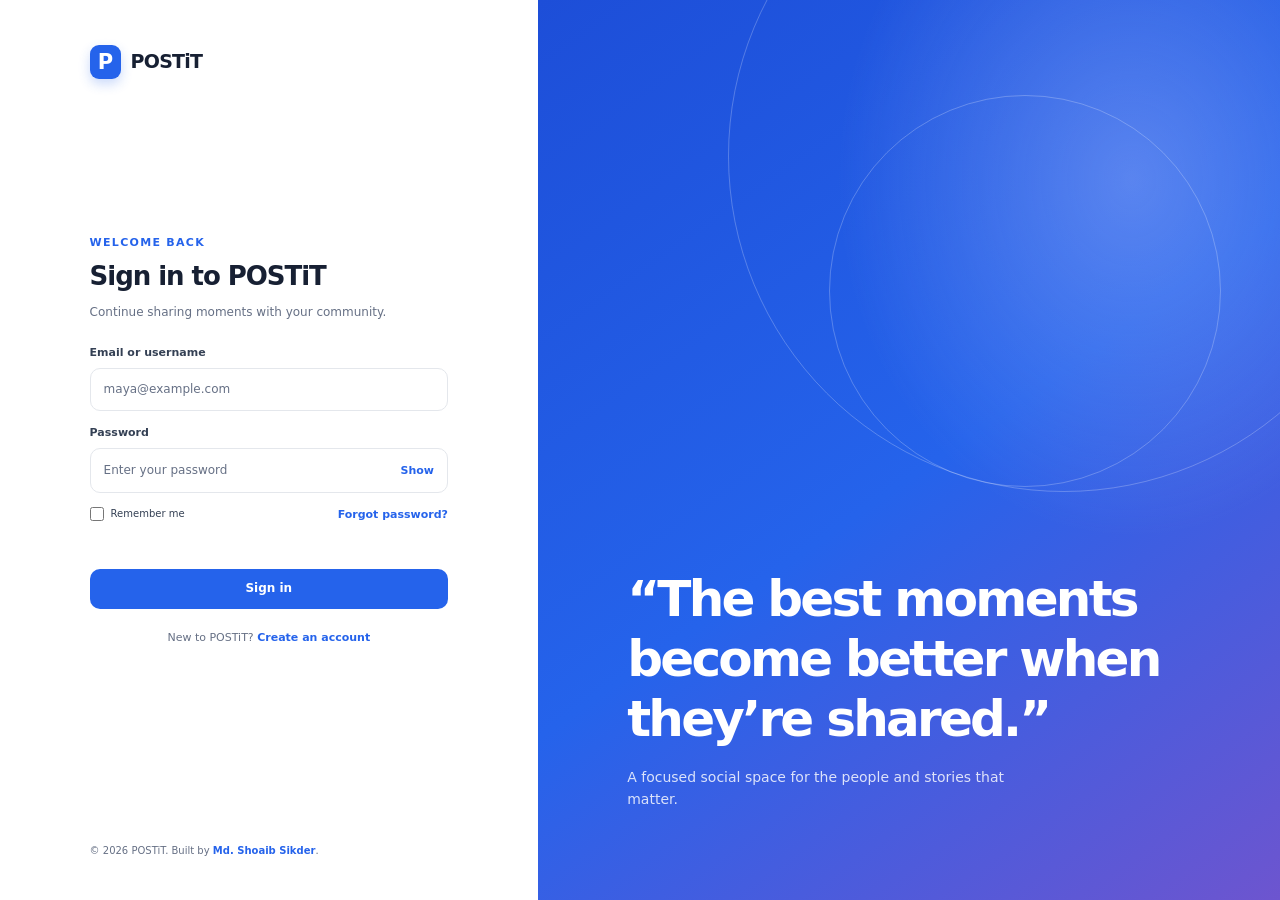
<file: Frontend/index.html>
<!doctype html>
<html lang="en">
  <head>
    <meta charset="utf-8">
    <meta name="viewport" content="width=device-width, initial-scale=1">
    <meta name="theme-color" content="#f4f6fb">
    <meta name="description" content="POSTiT is a place to share moments and find your people.">
    <title>POSTiT — Share your moments</title>
    <link rel="stylesheet" href="css/main.css">
    <script>
      (() => {
        const saved = localStorage.getItem("postit-theme");
        const dark = saved ? saved === "dark" : matchMedia("(prefers-color-scheme: dark)").matches;
        document.documentElement.dataset.theme = dark ? "dark" : "light";
        document.documentElement.style.colorScheme = dark ? "dark" : "light";
      })();
    </script>
    <script type="module" src="js/pages/home.js"></script>
  </head>
  <body>
    <a class="skip-link" href="#main-content">Skip to content</a>
    <div class="app-shell">
      <aside class="sidebar" data-sidebar aria-label="Sidebar navigation"></aside>
      <div class="app-main">
        <header class="topbar" data-topbar></header>
        <main class="page-content landing-content" id="main-content">
          <section class="hero" aria-labelledby="hero-heading">
            <div class="hero-copy">
              <span class="eyebrow">A little more human, every day</span>
              <h1 id="hero-heading">Share moments.<br><span>Connect people.</span></h1>
              <p>Your thoughts, your people, your corner of the internet. Make space for the moments worth remembering.</p>
              <div class="hero-actions" data-hero-actions>
                <a class="button button-primary" href="pages/register.html">Create your account <span aria-hidden="true">→</span></a>
                <a class="button button-secondary" href="pages/login.html">I already have an account</a>
              </div>
              <div class="hero-footnote"><span class="status-dot"></span> A community built around real moments</div>
            </div>
            <div class="hero-orbit" aria-label="An illustrated sunset over a mountain lake">
              <div class="hero-art">
                <div class="hero-sun"></div>
                <div class="hero-landscape"><span class="hero-landscape-line"></span></div>
                <div class="hero-polaroid hero-polaroid-one"><div class="hero-polaroid-photo"></div></div>
                <div class="hero-polaroid hero-polaroid-two"><div class="hero-polaroid-photo"></div></div>
              </div>
            </div>
          </section>
          <section class="feature-row" aria-label="What you can do on POSTiT">
            <article class="feature-card"><span class="feature-icon feature-icon-purple">01</span><h2>Share your point of view</h2><p>Post a thought, a photo, or the small thing that made your day.</p></article>
            <article class="feature-card"><span class="feature-icon feature-icon-pink">02</span><h2>Find your people</h2><p>Explore posts and follow the voices you want to hear from.</p></article>
            <article class="feature-card"><span class="feature-icon feature-icon-green">03</span><h2>Keep the conversation going</h2><p>Leave a kind comment and stay in the loop with notifications.</p></article>
          </section>
          <footer class="site-footer"><span>POSTiT · Share moments, connect people.</span><a href="pages/search.html">Explore the community</a></footer>
        </main>
      </div>
      <nav class="mobile-nav" data-mobile-nav aria-label="Mobile navigation"></nav>
    </div>
  </body>
</html>
</file>
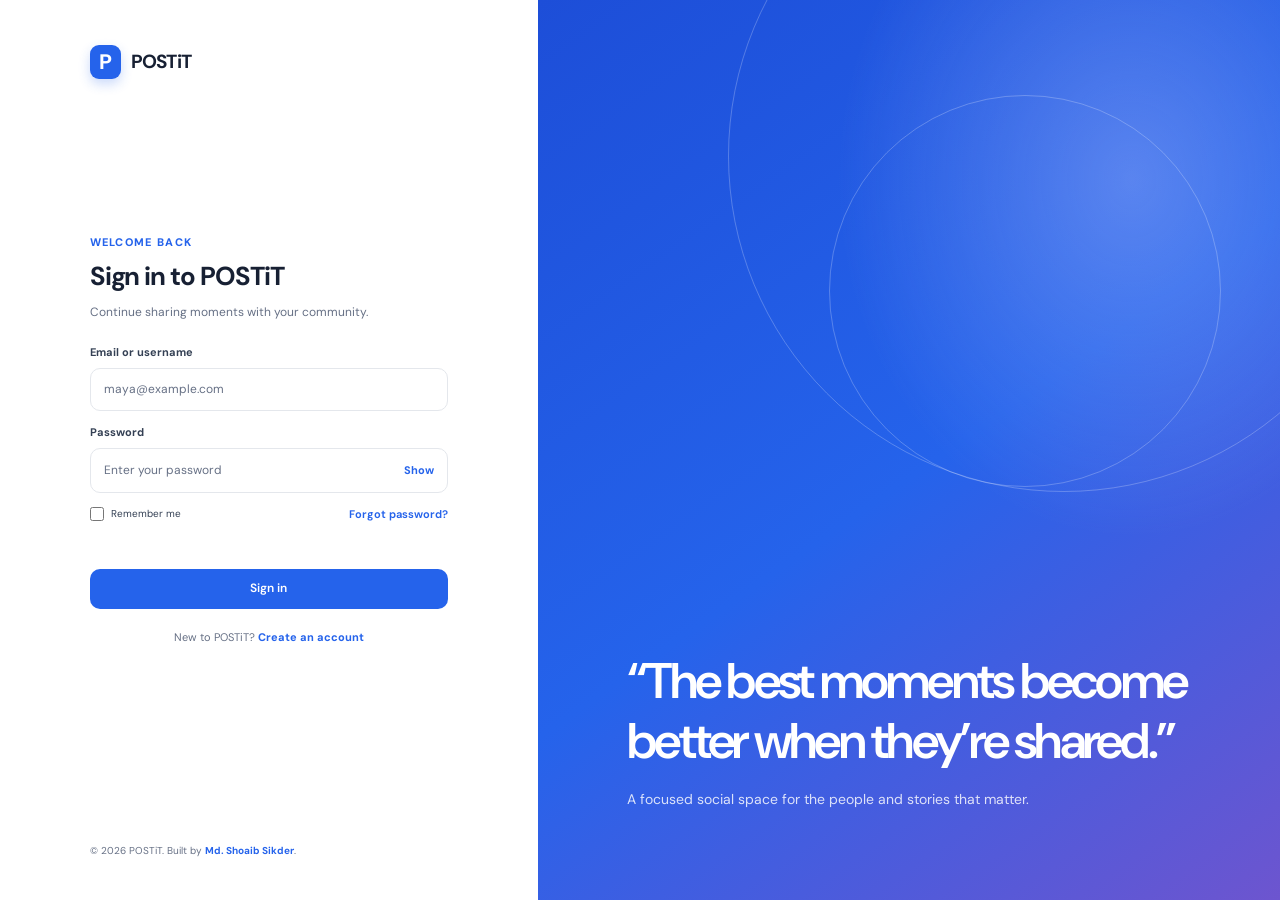
<file: Frontend/pages/admin.html>
<!doctype html>
<html lang="en">
  <head>
    <meta charset="utf-8">
    <meta name="viewport" content="width=device-width, initial-scale=1">
    <meta name="theme-color" content="#f4f6fb">
    <title>Admin studio | POSTiT</title>
    <link rel="stylesheet" href="../css/main.css">
    <script>
      (() => {
        const saved = localStorage.getItem("postit-theme");
        const dark = saved ? saved === "dark" : matchMedia("(prefers-color-scheme: dark)").matches;
        document.documentElement.dataset.theme = dark ? "dark" : "light";
        document.documentElement.style.colorScheme = dark ? "dark" : "light";
      })();
    </script>
    <script type="module" src="../js/pages/admin.js"></script>
  </head>
  <body>
    <a class="skip-link" href="#main-content">Skip to content</a>
    <div class="app-shell">
      <aside class="sidebar" data-sidebar aria-label="Sidebar navigation"></aside>
      <div class="app-main">
        <header class="topbar" data-topbar></header>
        <main class="page-content" id="main-content">
          <header class="page-heading"><div><span class="eyebrow">Platform operations</span><h1>Admin studio</h1><p>Moderate POSTiT with accountable, reason-tracked actions.</p></div></header>
          <nav class="admin-tabs" aria-label="Admin sections" role="tablist">
            <button class="is-active" type="button" role="tab" aria-selected="true" data-admin-tab="overview">Overview</button>
            <button type="button" role="tab" aria-selected="false" data-admin-tab="users">People</button>
            <button type="button" role="tab" aria-selected="false" data-admin-tab="content">Content</button>
            <button type="button" role="tab" aria-selected="false" data-admin-tab="media">Media</button>
            <button type="button" role="tab" aria-selected="false" data-admin-tab="notifications">Notifications</button>
            <button type="button" role="tab" aria-selected="false" data-admin-tab="relationships">Relationships</button>
            <button type="button" role="tab" aria-selected="false" data-admin-tab="audit">Audit</button>
            <button type="button" role="tab" aria-selected="false" data-admin-tab="settings">Settings</button>
          </nav>
          <section class="admin-panel" id="admin-content" aria-live="polite"><div class="loading-state"><span class="spinner" aria-hidden="true"></span>Loading platform overview…</div></section>
        </main>
      </div>
      <nav class="mobile-nav" data-mobile-nav aria-label="Mobile navigation"></nav>
    </div>
  </body>
</html>
</file>
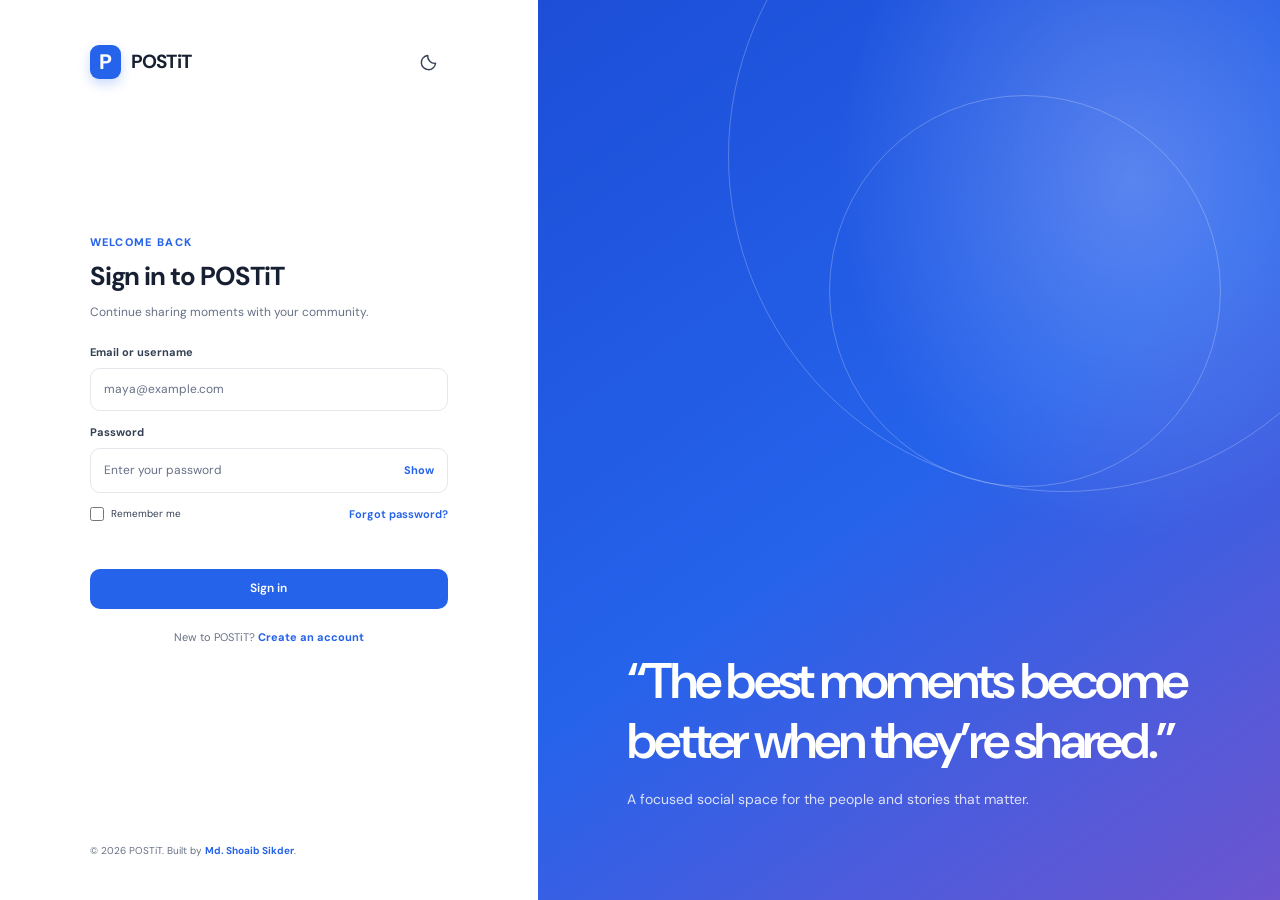
<file: Frontend/pages/feed.html>
<!doctype html>
<html lang="en">

<head>
  <meta charset="utf-8">
  <meta name="viewport" content="width=device-width, initial-scale=1">
  <meta name="theme-color" content="#f4f6fb">
  <title>Home | POSTiT</title>
  <link rel="stylesheet" href="../css/main.css">
  <script>
    (() => {
      const saved = localStorage.getItem("postit-theme");
      const dark = saved ? saved === "dark" : matchMedia("(prefers-color-scheme: dark)").matches;
      document.documentElement.dataset.theme = dark ? "dark" : "light";
      document.documentElement.style.colorScheme = dark ? "dark" : "light";
    })();
  </script>
  <script type="module" src="../js/pages/feed.js"></script>
</head>

<body>
  <a class="skip-link" href="#main-content">Skip to content</a>
  <div class="app-shell">
    <aside class="sidebar" data-sidebar aria-label="Sidebar navigation"></aside>
    <div class="app-main">
      <header class="topbar" data-topbar></header>
      <main class="page-content" id="main-content">
        <header class="page-heading feed-page-heading">
          <div><span class="eyebrow">Your space</span>
            <h1 id="feed-greeting">Your feed</h1>
          </div>
          <span class="feed-status muted" id="feed-status" role="status">Loading your feed…</span>
        </header>
        <div class="feed-layout">
          <section class="feed-main" aria-label="Your feed">
            <form class="composer-card" id="composer">
              <div class="composer-top">
                <div data-current-avatar></div>
                <label class="sr-only" for="post-content"></label>
                <textarea class="composer-textarea" id="post-content" name="content" maxlength="2000"
                  placeholder="What’s on your mind?" aria-describedby="composer-error"></textarea>
              </div>
              <div class="composer-preview" id="image-preview" hidden></div>
              <p class="form-error" id="composer-error" role="alert"></p>
              <div class="composer-bottom">
                <div class="composer-tools">
                  <label class="composer-file-label"><svg class="icon" viewBox="0 0 24 24" fill="none"
                      stroke="currentColor" stroke-width="1.8" stroke-linecap="round" stroke-linejoin="round"
                      aria-hidden="true">
                      <rect x="3" y="3" width="18" height="18" rx="3" />
                      <circle cx="8.5" cy="8.5" r="1.5" />
                      <path d="m21 15-5-5L5 21" />
                    </svg><span>Add photos</span><input id="post-images" type="file"
                      accept="image/jpeg,image/png,image/webp" multiple></label>
                  <span class="composer-count" id="post-count">0 / 2,000</span>
                </div>
                <button class="button button-primary" id="post-submit" type="submit">Post</button>
              </div>
            </form>
            <div class="feed-list" id="feed-list">
              <div class="loading-state"><span class="spinner" aria-hidden="true"></span>Gathering your feed…</div>
            </div>
            <div class="pagination" id="feed-pagination"></div>
          </section>
          <aside class="feed-column" aria-label="Your account and community">
            <section class="side-card mini-profile" id="feed-profile-card">
              <div class="mini-cover"></div>
              <div class="mini-profile-content">
                <div data-mini-profile-avatar></div>
                <strong data-mini-profile-name></strong>
                <span class="muted" data-mini-profile-username></span>
                <p class="mini-profile-bio" data-mini-profile-bio></p>
                <div class="profile-counts" data-mini-profile-counts></div>
                <a class="button button-secondary button-wide" href="profile.html">View profile</a>
              </div>
            </section>
            <section class="side-card">
              <div class="section-heading">
                <h2>People you may know</h2><a class="text-link" href="search.html">See all</a>
              </div>
              <div class="people-suggestions" id="people-suggestions">
                <div class="loading-state">Discovering people…</div>
              </div>
            </section>
          </aside>
        </div>
      </main>
    </div>
    <nav class="mobile-nav" data-mobile-nav aria-label="Mobile navigation"></nav>
  </div>
</body>

</html>
</file>
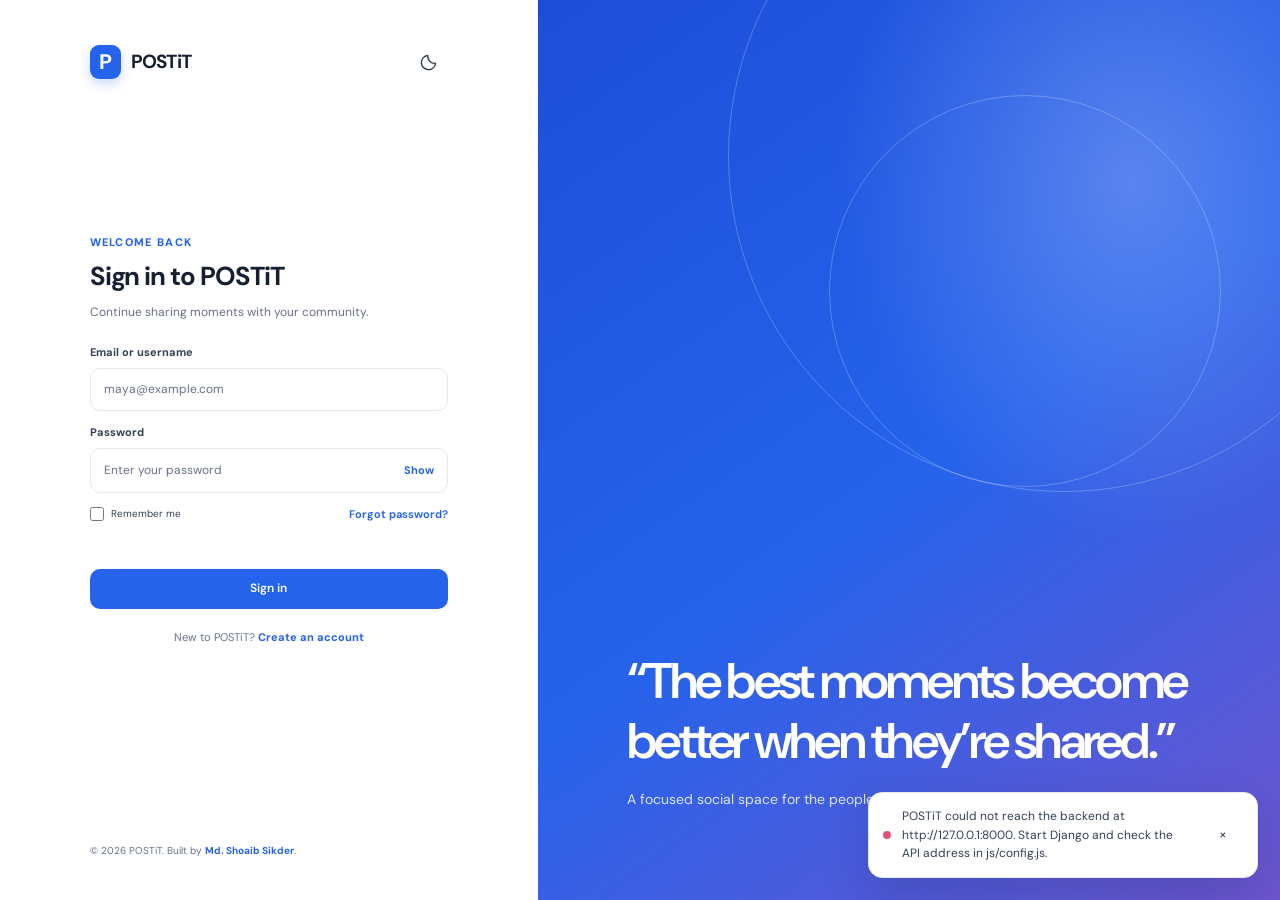
<file: Frontend/pages/login.html>
<!doctype html>
<html lang="en">
  <head>
    <meta charset="utf-8">
    <meta name="viewport" content="width=device-width, initial-scale=1">
    <meta name="theme-color" content="#f4f6fb">
    <title>Sign in | POSTiT</title>
    <link rel="stylesheet" href="../css/main.css">
    <script>
      (() => {
        const saved = localStorage.getItem("postit-theme");
        const dark = saved ? saved === "dark" : matchMedia("(prefers-color-scheme: dark)").matches;
        document.documentElement.dataset.theme = dark ? "dark" : "light";
        document.documentElement.style.colorScheme = dark ? "dark" : "light";
      })();
    </script>
    <script type="module" src="../js/pages/login.js"></script>
  </head>
  <body class="auth-entry">
    <a class="skip-link" href="#main-content">Skip to content</a>
    <div class="app-shell">
      <aside class="sidebar" data-sidebar aria-label="Sidebar navigation"></aside>
      <div class="app-main">
        <header class="topbar" data-topbar></header>
        <main class="page-content auth-page" id="main-content">
          <section class="auth-panel">
            <div class="auth-brand"><a href="../index.html" class="brand"><span class="brand-mark">P</span><span>POSTiT</span></a><button class="icon-button theme-toggle" type="button" data-theme-toggle aria-label="Switch color theme" title="Switch color theme"></button></div>
            <div class="auth-wrap">
              <span class="eyebrow auth-eyebrow">Welcome back</span>
              <h1>Sign in to POSTiT</h1>
              <p class="auth-subtitle">Continue sharing moments with your community.</p>
              <form class="auth-form" id="login-form" novalidate>
                <label class="field"><span class="field-label">Email or username</span><input name="identifier" autocomplete="username" required placeholder="maya@example.com"></label>
                <div class="field"><label for="login-password">Password</label><div class="password-control"><input id="login-password" name="password" type="password" autocomplete="current-password" minlength="8" required placeholder="Enter your password"><button type="button" data-toggle-password aria-label="Show password" aria-pressed="false">Show</button></div></div>
                <div class="auth-options"><label><input type="checkbox" name="remember"> Remember me</label><button class="text-link" type="button" data-unavailable="Password reset">Forgot password?</button></div>
                <p class="form-error" id="form-message" role="alert"></p>
                <button class="button button-primary button-wide" type="submit">Sign in</button>
              </form>
              <p class="auth-switch">New to POSTiT? <a href="register.html">Create an account</a></p>
            </div>
            <small class="auth-footnote">© 2026 POSTiT. Built by <a href="https://shoaibsikderportfolio.vercel.app" target="_blank" rel="noopener noreferrer"><span>Md. Shoaib Sikder</span></a>.</small>
          </section>
          <aside class="auth-visual" aria-label="A welcoming note">
            <div class="auth-quote">
              <blockquote>“The best moments become better when they’re shared.”</blockquote>
              <p>A focused social space for the people and stories that matter.</p>
            </div>
          </aside>
        </main>
      </div>
      <nav class="mobile-nav" data-mobile-nav aria-label="Mobile navigation"></nav>
    </div>
  </body>
</html>
</file>
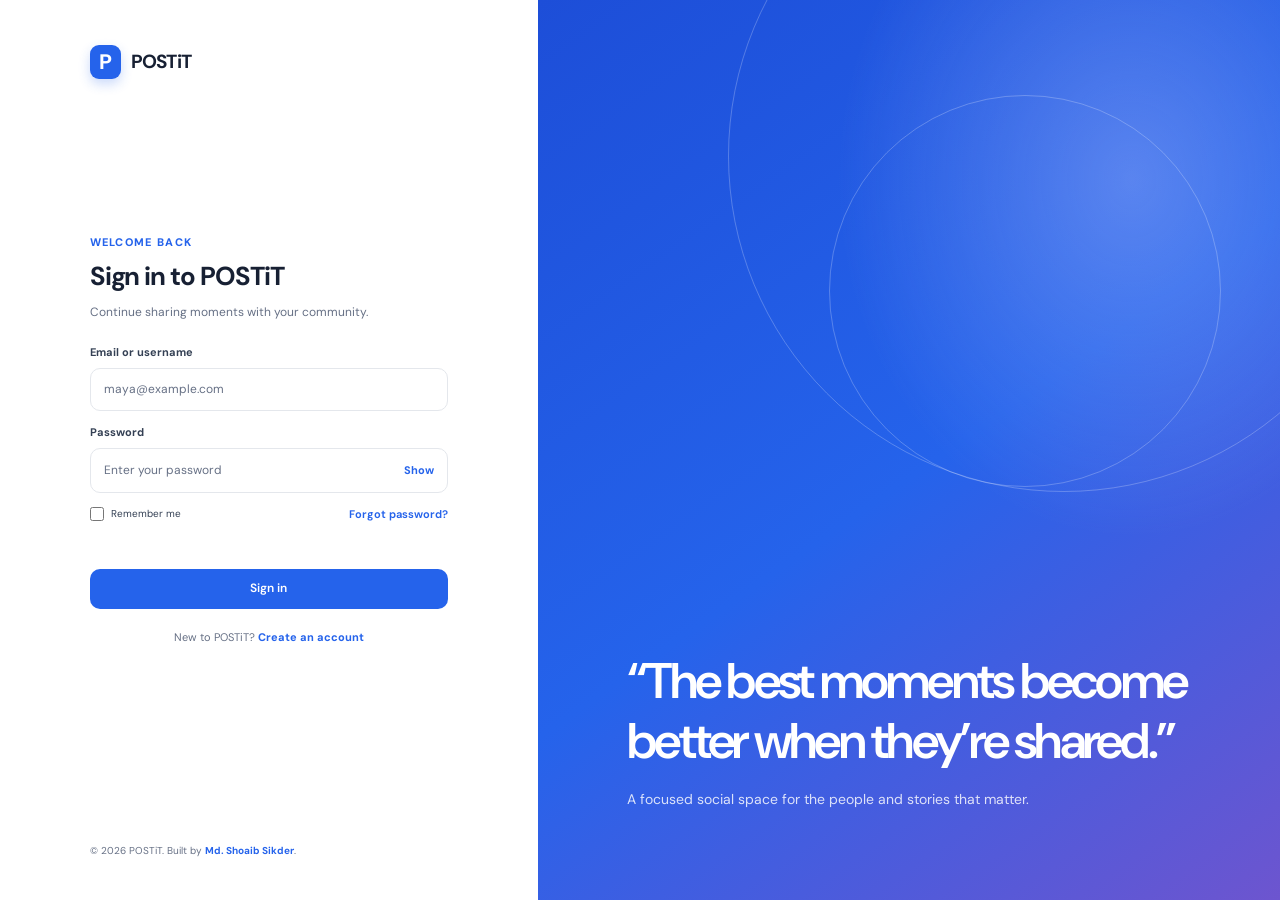
<file: Frontend/pages/notifications.html>
<!doctype html>
<html lang="en">
  <head>
    <meta charset="utf-8">
    <meta name="viewport" content="width=device-width, initial-scale=1">
    <meta name="theme-color" content="#f4f6fb">
    <title>Notifications | POSTiT</title>
    <link rel="stylesheet" href="../css/main.css">
    <script>
      (() => {
        const saved = localStorage.getItem("postit-theme");
        const dark = saved ? saved === "dark" : matchMedia("(prefers-color-scheme: dark)").matches;
        document.documentElement.dataset.theme = dark ? "dark" : "light";
        document.documentElement.style.colorScheme = dark ? "dark" : "light";
      })();
    </script>
    <script type="module" src="../js/pages/notifications.js"></script>
  </head>
  <body>
    <a class="skip-link" href="#main-content">Skip to content</a>
    <div class="app-shell">
      <aside class="sidebar" data-sidebar aria-label="Sidebar navigation"></aside>
      <div class="app-main">
        <header class="topbar" data-topbar></header>
        <main class="page-content" id="main-content">
          <header class="page-heading">
            <div><span class="eyebrow">Activity</span><h1>Notifications</h1><p>Keep up with people and posts you care about.</p></div>
            <button class="button button-secondary" id="mark-all-read" type="button">Mark all as read</button>
          </header>
          <section class="notification-list section-card" id="notification-list"><div class="loading-state"><span class="spinner" aria-hidden="true"></span>Loading notifications…</div></section>
          <div class="pagination" id="notification-pagination"></div>
        </main>
      </div>
      <nav class="mobile-nav" data-mobile-nav aria-label="Mobile navigation"></nav>
    </div>
  </body>
</html>
</file>
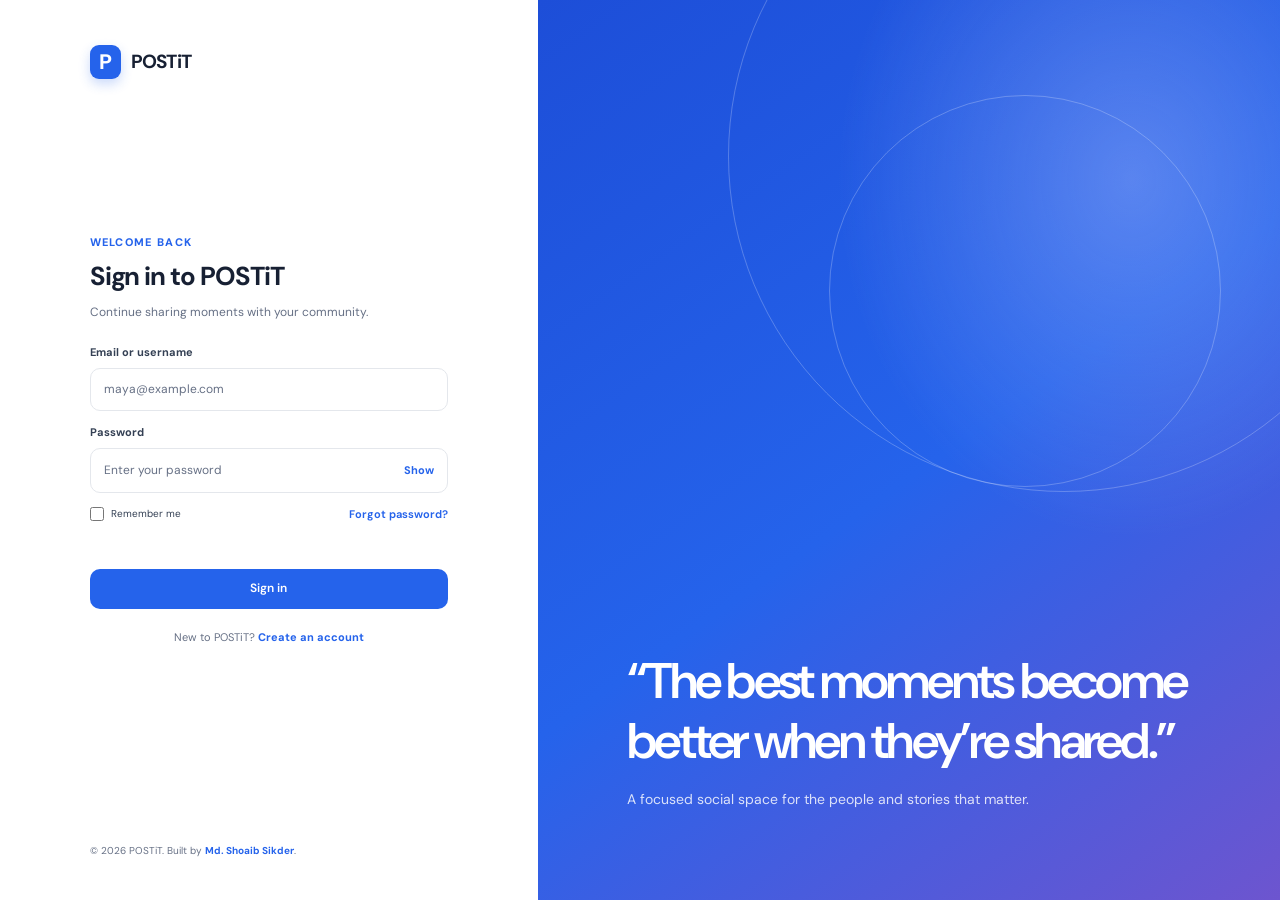
<file: Frontend/pages/profile.html>
<!doctype html>
<html lang="en">
  <head>
    <meta charset="utf-8">
    <meta name="viewport" content="width=device-width, initial-scale=1">
    <meta name="theme-color" content="#f4f6fb">
    <title>Profile | POSTiT</title>
    <link rel="stylesheet" href="../css/main.css">
    <script>
      (() => {
        const saved = localStorage.getItem("postit-theme");
        const dark = saved ? saved === "dark" : matchMedia("(prefers-color-scheme: dark)").matches;
        document.documentElement.dataset.theme = dark ? "dark" : "light";
        document.documentElement.style.colorScheme = dark ? "dark" : "light";
      })();
    </script>
    <script type="module" src="../js/pages/profile.js"></script>
  </head>
  <body>
    <a class="skip-link" href="#main-content">Skip to content</a>
    <div class="app-shell">
      <aside class="sidebar" data-sidebar aria-label="Sidebar navigation"></aside>
      <div class="app-main">
        <header class="topbar" data-topbar></header>
        <main class="page-content" id="main-content">
          <div id="profile-root"><div class="loading-state"><span class="spinner" aria-hidden="true"></span>Loading profile…</div></div>
        </main>
      </div>
      <nav class="mobile-nav" data-mobile-nav aria-label="Mobile navigation"></nav>
    </div>
  </body>
</html>
</file>
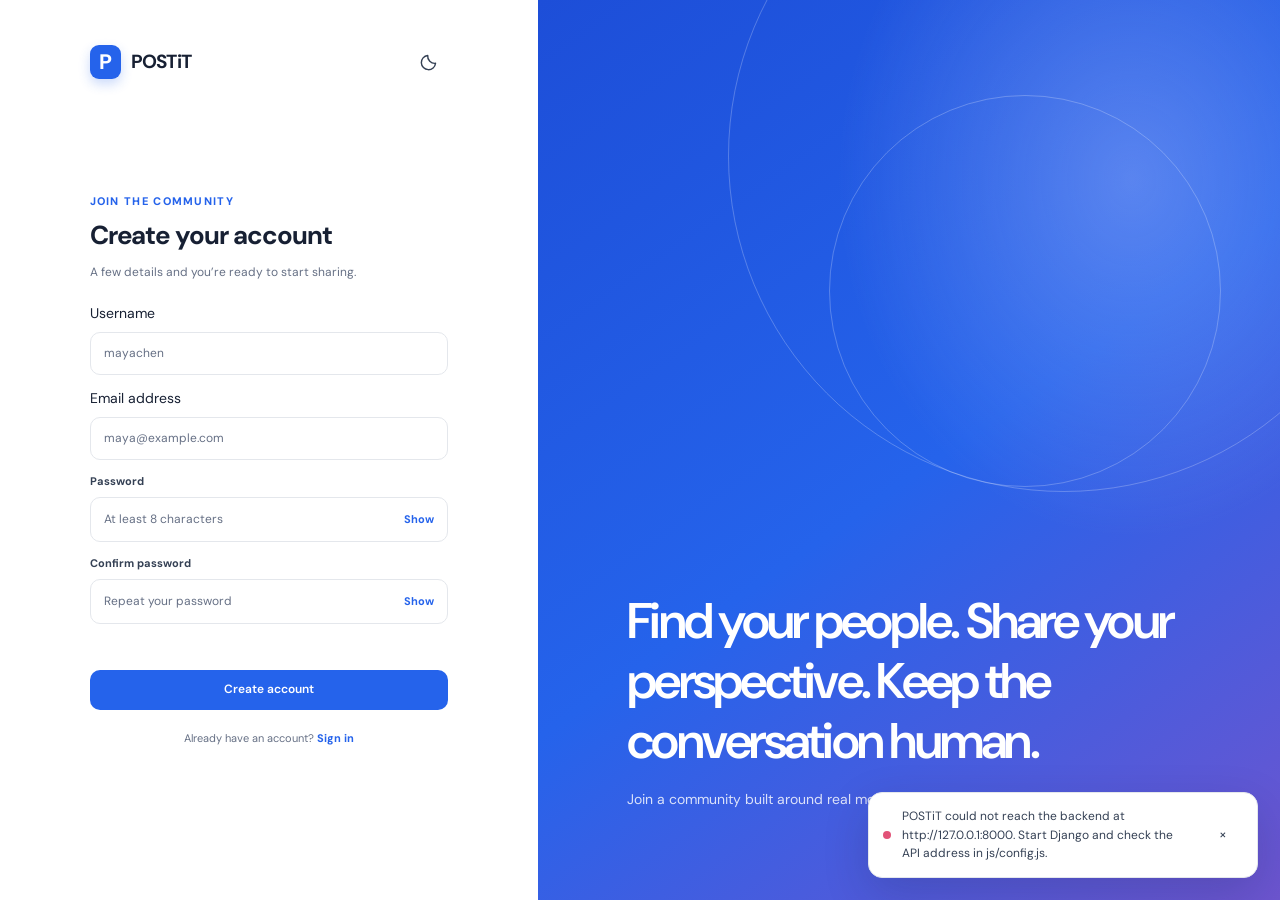
<file: Frontend/pages/register.html>
<!doctype html>
<html lang="en">
  <head>
    <meta charset="utf-8">
    <meta name="viewport" content="width=device-width, initial-scale=1">
    <meta name="theme-color" content="#f4f6fb">
    <title>Create account | POSTiT</title>
    <link rel="stylesheet" href="../css/main.css">
    <script>
      (() => {
        const saved = localStorage.getItem("postit-theme");
        const dark = saved ? saved === "dark" : matchMedia("(prefers-color-scheme: dark)").matches;
        document.documentElement.dataset.theme = dark ? "dark" : "light";
        document.documentElement.style.colorScheme = dark ? "dark" : "light";
      })();
    </script>
    <script type="module" src="../js/pages/register.js"></script>
  </head>
  <body class="auth-entry">
    <a class="skip-link" href="#main-content">Skip to content</a>
    <div class="app-shell">
      <aside class="sidebar" data-sidebar aria-label="Sidebar navigation"></aside>
      <div class="app-main">
        <header class="topbar" data-topbar></header>
        <main class="page-content auth-page" id="main-content">
          <section class="auth-panel">
            <div class="auth-brand"><a href="../index.html" class="brand"><span class="brand-mark">P</span><span>POSTiT</span></a><button class="icon-button theme-toggle" type="button" data-theme-toggle aria-label="Switch color theme" title="Switch color theme"></button></div>
            <div class="auth-wrap">
              <span class="eyebrow auth-eyebrow">Join the community</span>
              <h1>Create your account</h1>
              <p class="auth-subtitle">A few details and you’re ready to start sharing.</p>
              <form class="auth-form" id="register-form" novalidate>
                <label class="field"><span>Username</span><input name="username" autocomplete="username" minlength="3" maxlength="150" required placeholder="mayachen"></label>
                <label class="field"><span>Email address</span><input name="email" type="email" autocomplete="email" required placeholder="maya@example.com"></label>
                <div class="field"><label for="register-password">Password</label><div class="password-control"><input id="register-password" name="password" type="password" autocomplete="new-password" minlength="8" required placeholder="At least 8 characters"><button type="button" data-toggle-password aria-label="Show password" aria-pressed="false">Show</button></div></div>
                <div class="field"><label for="register-password-confirmation">Confirm password</label><div class="password-control"><input id="register-password-confirmation" name="password_confirmation" type="password" autocomplete="new-password" required placeholder="Repeat your password"><button type="button" data-toggle-password aria-label="Show password" aria-pressed="false">Show</button></div></div>
                <p class="form-error" id="form-message" role="alert"></p>
                <button class="button button-primary button-wide" type="submit">Create account</button>
              </form>
              <p class="auth-switch">Already have an account? <a href="login.html">Sign in</a></p>
            </div>
          </section>
          <aside class="auth-visual" aria-label="A welcoming note">
            <div class="auth-quote">
              <blockquote>Find your people. Share your perspective. Keep the conversation human.</blockquote>
              <p>Join a community built around real moments.</p>
            </div>
          </aside>
        </main>
      </div>
      <nav class="mobile-nav" data-mobile-nav aria-label="Mobile navigation"></nav>
    </div>
  </body>
</html>
</file>
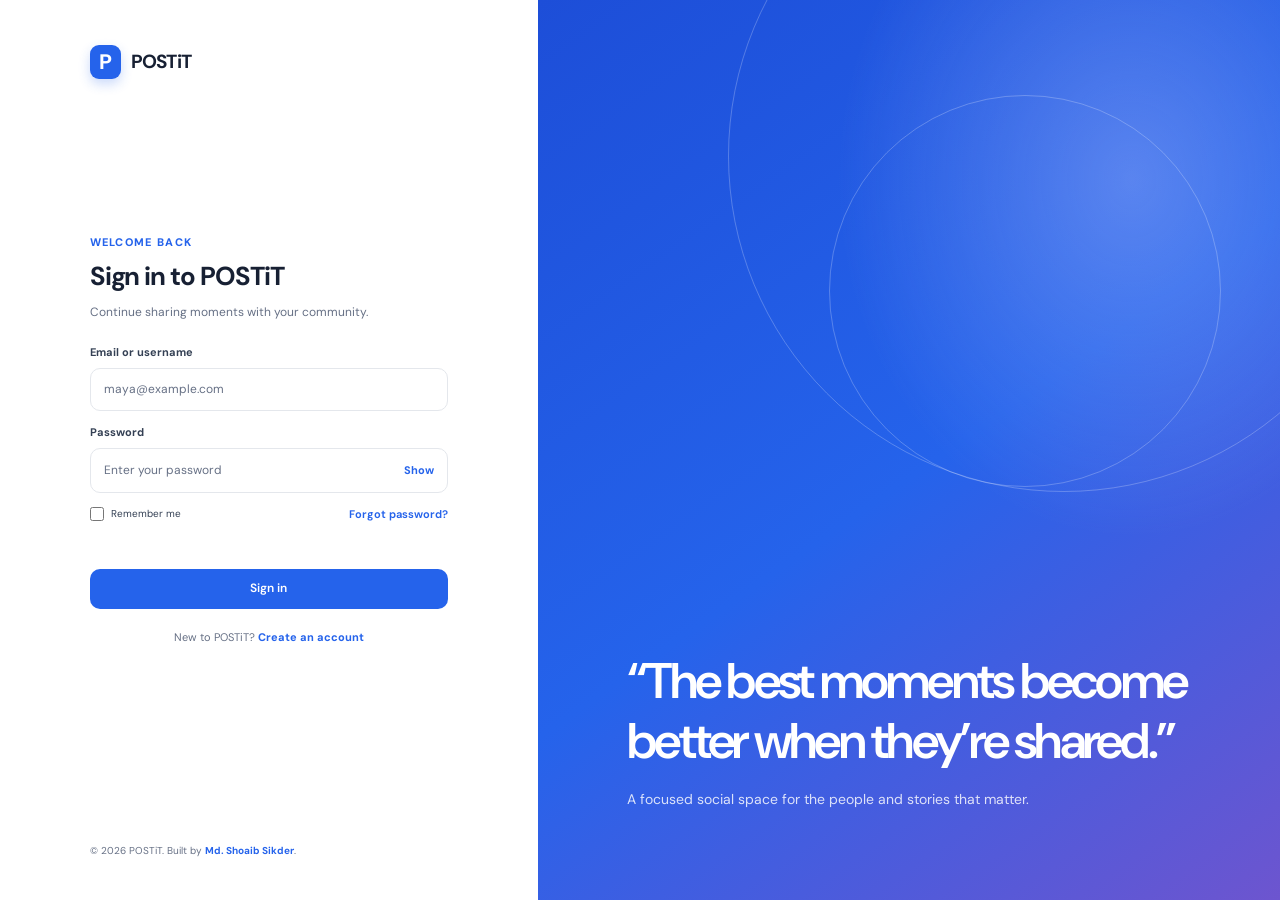
<file: Frontend/pages/search.html>
<!doctype html>
<html lang="en">
  <head>
    <meta charset="utf-8">
    <meta name="viewport" content="width=device-width, initial-scale=1">
    <meta name="theme-color" content="#f4f6fb">
    <title>Search | POSTiT</title>
    <link rel="stylesheet" href="../css/main.css">
    <script>
      (() => {
        const saved = localStorage.getItem("postit-theme");
        const dark = saved ? saved === "dark" : matchMedia("(prefers-color-scheme: dark)").matches;
        document.documentElement.dataset.theme = dark ? "dark" : "light";
        document.documentElement.style.colorScheme = dark ? "dark" : "light";
      })();
    </script>
    <script type="module" src="../js/pages/search.js"></script>
  </head>
  <body>
    <a class="skip-link" href="#main-content">Skip to content</a>
    <div class="app-shell">
      <aside class="sidebar" data-sidebar aria-label="Sidebar navigation"></aside>
      <div class="app-main">
        <header class="topbar" data-topbar></header>
        <main class="page-content" id="main-content">
          <header class="page-heading"><div><span class="eyebrow">Discover</span><h1>Search POSTiT</h1><p>Find people and conversations that matter to you.</p></div></header>
          <section class="search-panel">
            <form class="search-form" id="search-form" role="search">
              <label class="field"><span class="sr-only">Search POSTiT</span><input id="search-query" name="q" value="" placeholder="Search by name, username, or post content" autocomplete="off"></label>
              <button class="button button-primary" type="submit">Search</button>
            </form>
            <div class="search-tabs" role="tablist" aria-label="Search type">
              <button class="is-active" type="button" role="tab" aria-selected="true" data-search-type="users">People</button>
              <button type="button" role="tab" aria-selected="false" data-search-type="posts">Posts</button>
            </div>
            <form class="search-filters" id="post-filters" hidden>
              <label class="field"><span>Author</span><input name="author" maxlength="150" placeholder="Any author"></label>
              <label class="field"><span>Date range</span><select name="date-range"><option value="">Any time</option><option value="week">This week</option><option value="month">This month</option><option value="custom">Custom range</option></select></label>
              <label class="field"><span>From</span><input type="date" name="from"></label>
              <label class="field"><span>To</span><input type="date" name="to"></label>
            </form>
            <div class="search-results" id="search-results"><div class="loading-state"><span class="spinner" aria-hidden="true"></span>Loading people…</div></div>
            <div class="pagination" id="search-pagination"></div>
          </section>
        </main>
      </div>
      <nav class="mobile-nav" data-mobile-nav aria-label="Mobile navigation"></nav>
    </div>
  </body>
</html>
</file>
<file: Frontend/css/main.css>
@import url("https://fonts.googleapis.com/css2?family=DM+Sans:wght@400;500;600;700&display=swap");
@import url("./variables.css");
@import url("./layout.css");
@import url("./components.css");
@import url("./pages.css");
@import url("./app.css");
@import url("./responsive.css");
</file>
